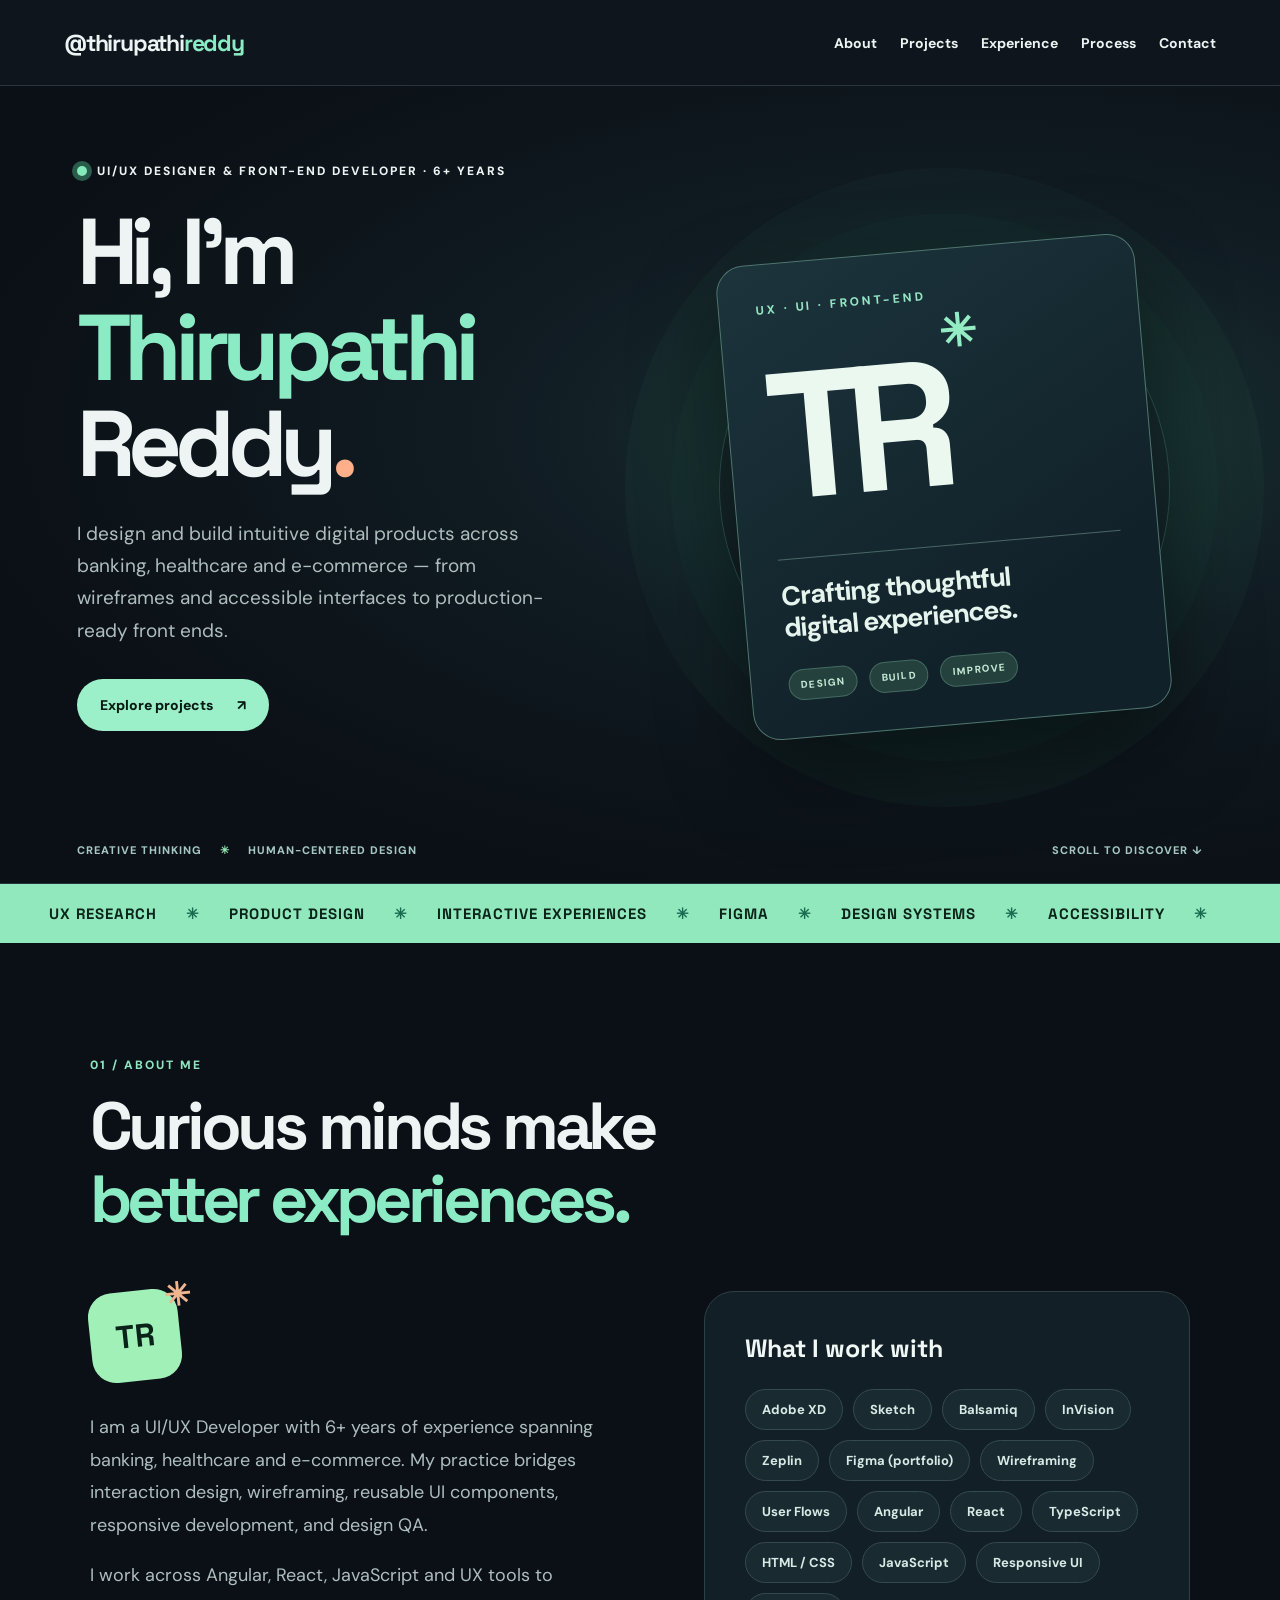
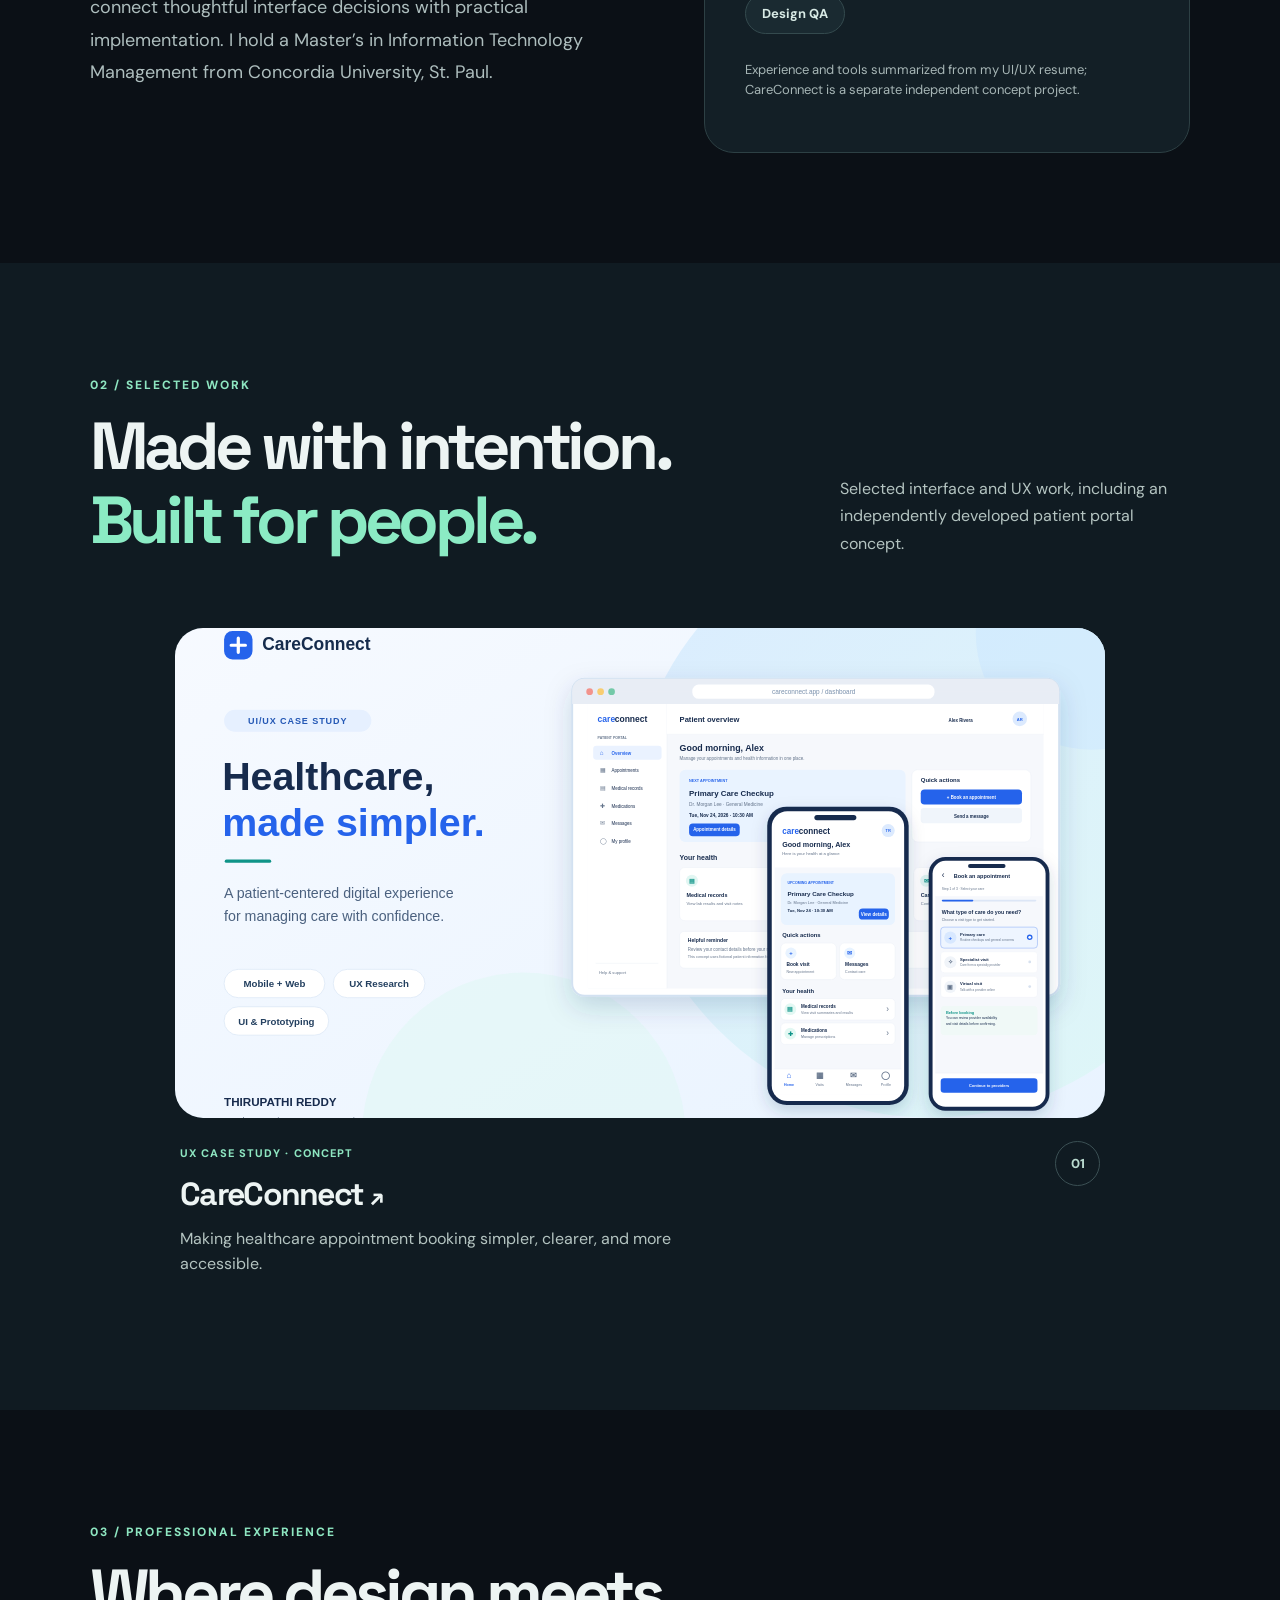
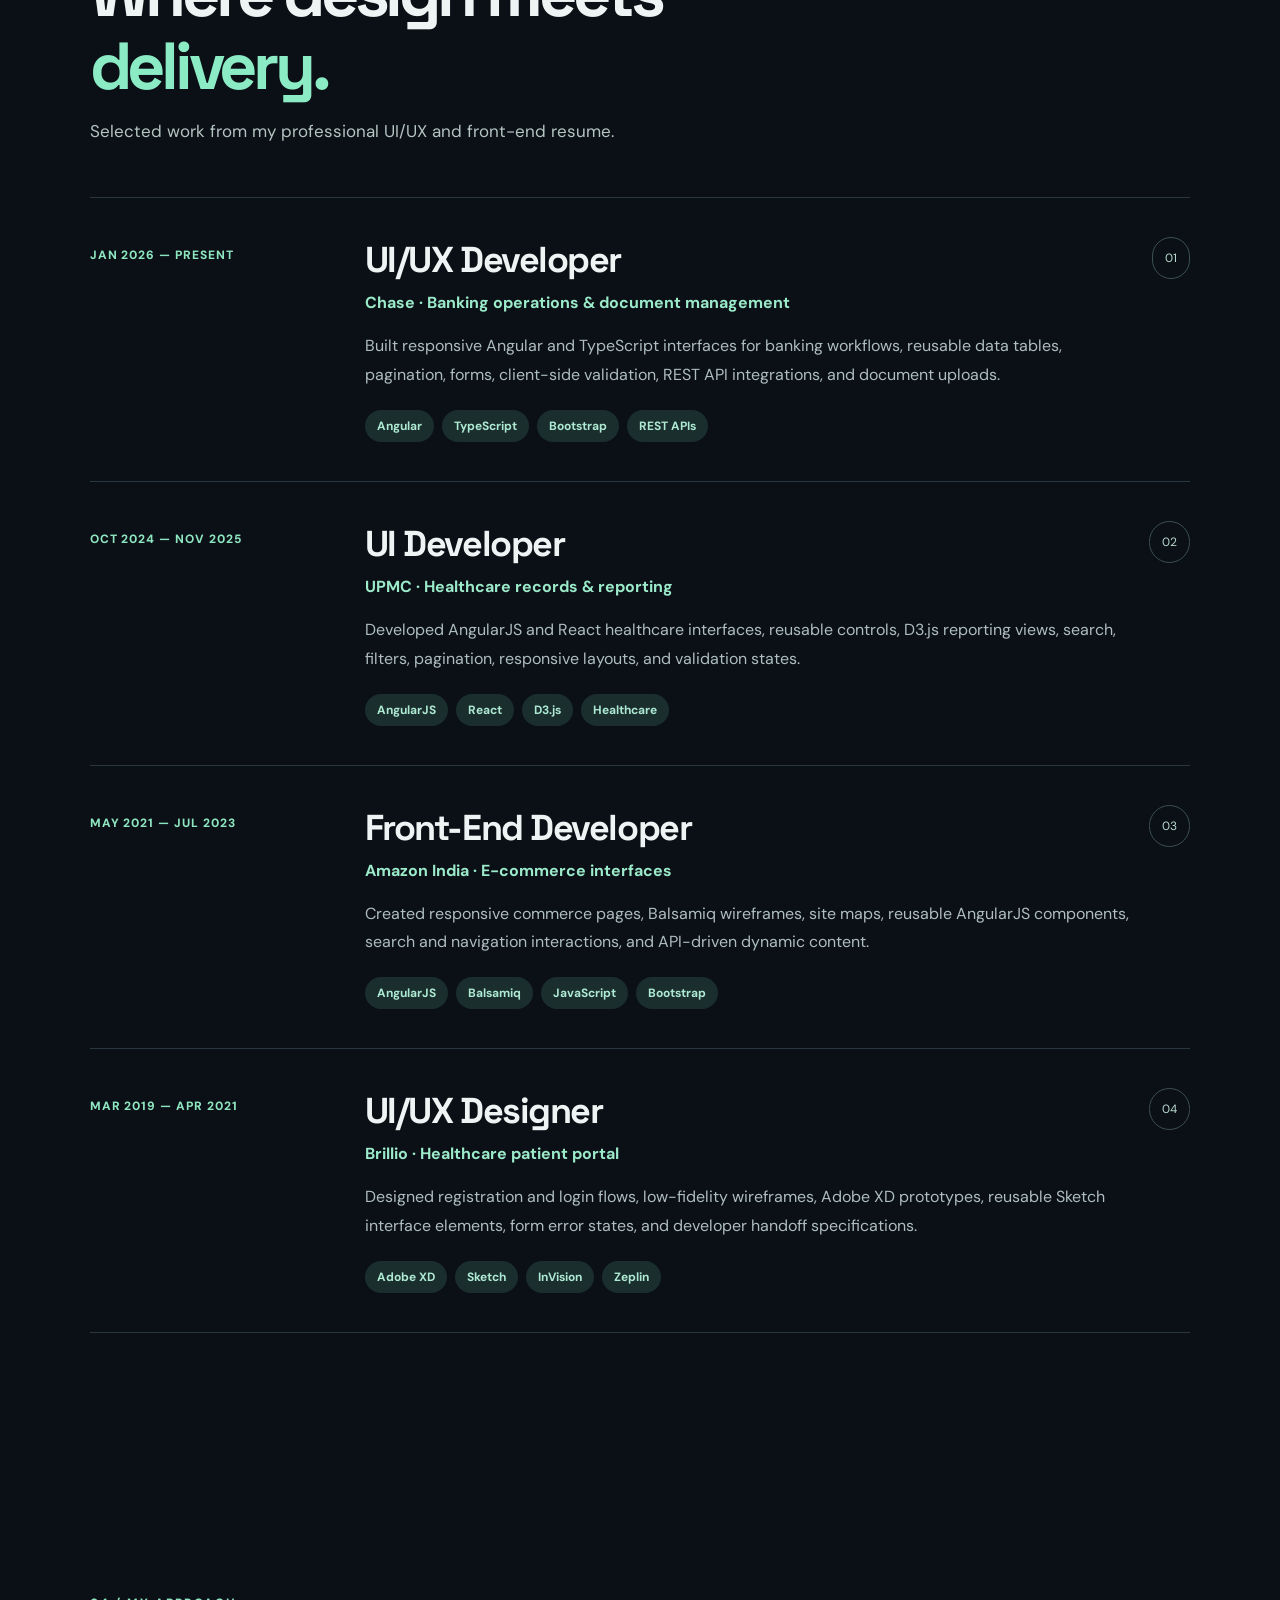
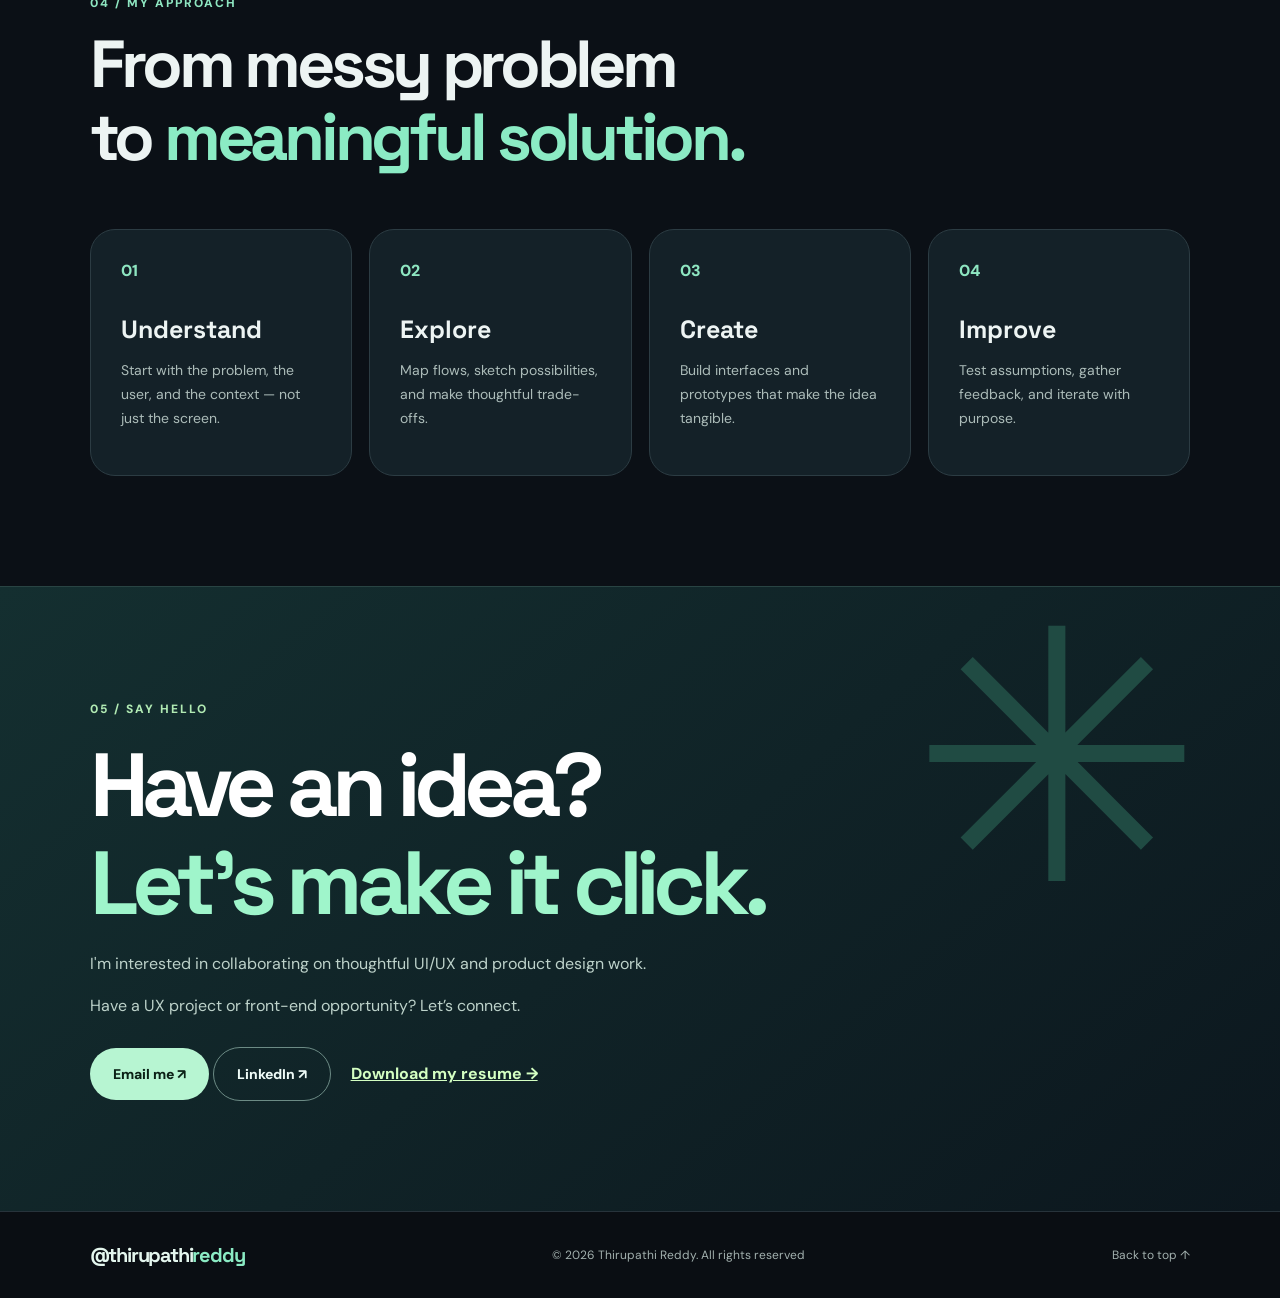
<file: index.html>
<!DOCTYPE html>
<html lang="en"><head><meta charset="utf-8"/><meta content="width=device-width, initial-scale=1" name="viewport"/><meta content="#0b1016" name="theme-color"/><meta content="Thirupathi Reddy — UI/UX Developer with 6+ years of experience across banking, healthcare and e-commerce. Explore experience and CareConnect case study." name="description"/><title>Thirupathi Reddy — UI/UX Designer</title><link href="styles.css" rel="stylesheet"/></head><body>
<a class="skip" href="#main">Skip to content</a>
<header class="site-header"><a aria-label="Thirupathi Reddy home" class="wordmark" href="#home">@thirupathi<span>reddy</span><span class="wordmark-star"></span></a><button aria-controls="primary-nav" aria-expanded="false" aria-label="Toggle navigation" class="menu-button">☰</button><nav aria-label="Main navigation" id="primary-nav"><a href="#about">About</a><a href="#projects">Projects</a><a href="#experience">Experience</a><a href="#process">Process</a><a href="#contact">Contact</a></nav></header>
<main id="main"><section class="hero" id="home"><div class="hero-inner"><div class="hero-copy"><p class="eyebrow"><span class="eyebrow-dot"></span> UI/UX DESIGNER &amp; FRONT-END DEVELOPER · 6+ YEARS</p><h1>Hi, I’m<br/><em>Thirupathi</em><br/>Reddy<span class="punct">.</span></h1><p class="hero-lead"><strong></strong>I design and build intuitive digital products across banking, healthcare and e-commerce — from wireframes and accessible interfaces to production-ready front ends.</p><div class="hero-actions"><a class="btn btn-dark" href="#projects">Explore projects <span aria-hidden="true">↗</span></a></div></div><div aria-label="Design-focused portfolio visual" class="portfolio-hero-art"><div class="hero-art-orbit"></div><div class="hero-art-label"></div><div class="hero-art-card"><span class="hero-art-overline">UX · UI · FRONT-END</span><div class="hero-art-letters">TR<span>✳</span></div><div class="hero-art-divider"></div><p>Crafting thoughtful<br/>digital experiences.</p><div class="hero-art-bottom"><span>DESIGN</span><span>BUILD</span><span>IMPROVE</span></div></div><div class="hero-art-side"></div></div></div><div class="hero-bottom"><span>CREATIVE THINKING <b>✳</b> HUMAN-CENTERED DESIGN</span><a href="#projects">SCROLL TO DISCOVER ↓</a></div></section>
<section aria-label="Design specialties" class="marquee"><div>UX RESEARCH <span>✳</span> PRODUCT DESIGN <span>✳</span> INTERACTIVE EXPERIENCES <span>✳</span> FIGMA <span>✳</span> DESIGN SYSTEMS <span>✳</span> ACCESSIBILITY <span>✳</span></div></section>
<section class="section about-section" id="about"><div class="section-heading"><span class="section-index">01 / ABOUT ME</span><h2>Curious minds make<br/><em>better experiences.</em></h2></div><div class="about-grid"><div class="about-intro"><div class="about-badge">TR<span>✳</span></div><p>I am a UI/UX Developer with 6+ years of experience spanning banking, healthcare and e-commerce. My practice bridges interaction design, wireframing, reusable UI components, responsive development, and design QA.</p><p>I work across Angular, React, JavaScript and UX tools to connect thoughtful interface decisions with practical implementation. I hold a Master’s in Information Technology Management from Concordia University, St. Paul.</p></div><div class="skills-panel"><h3>What I work with</h3><div class="tags"><span>Adobe XD</span><span>Sketch</span><span>Balsamiq</span><span>InVision</span><span>Zeplin</span><span>Figma (portfolio)</span><span>Wireframing</span><span>User Flows</span><span>Angular</span><span>React</span><span>TypeScript</span><span>HTML / CSS</span><span>JavaScript</span><span>Responsive UI</span><span>Design QA</span></div><p class="small-note">Experience and tools summarized from my UI/UX resume; CareConnect is a separate independent concept project.</p></div></div></section>
<section class="section projects-section" id="projects"><div class="section-heading split-heading"><div><span class="section-index">02 / SELECTED WORK</span><h2>Made with intention.<br/><em>Built for people.</em></h2></div><p>Selected interface and UX work, including an independently developed patient portal concept.</p></div><div class="projects-grid"><a class="project-card featured-project" href="careconnect.html"><div class="project-cover"><img alt="CareConnect patient portal desktop and mobile designs" loading="lazy" src="assets/careconnect-cover.svg"/></div><div class="project-meta"><div><span class="project-type">UX CASE STUDY · CONCEPT</span><h3>CareConnect <span aria-hidden="true">↗</span></h3><p>Making healthcare appointment booking simpler, clearer, and more accessible.</p></div><span class="project-number">01</span></div></a></div></section>
<section class="section experience-section" id="experience"><div class="section-heading"><span class="section-index">03 / PROFESSIONAL EXPERIENCE</span><h2>Where design meets<br/><em>delivery.</em></h2><p class="section-subtitle">Selected work from my professional UI/UX and front-end resume.</p></div><div class="timeline">
<article class="experience-item"><div class="job-date">JAN 2026 — PRESENT</div><div class="job-body"><div class="job-top"><div><h3>UI/UX Developer</h3><p class="job-company">Chase · Banking operations &amp; document management</p></div><span class="job-index">01</span></div><p>Built responsive Angular and TypeScript interfaces for banking workflows, reusable data tables, pagination, forms, client-side validation, REST API integrations, and document uploads.</p><div class="job-pills"><span>Angular</span><span>TypeScript</span><span>Bootstrap</span><span>REST APIs</span></div></div></article>
<article class="experience-item"><div class="job-date">OCT 2024 — NOV 2025</div><div class="job-body"><div class="job-top"><div><h3>UI Developer</h3><p class="job-company">UPMC · Healthcare records &amp; reporting</p></div><span class="job-index">02</span></div><p>Developed AngularJS and React healthcare interfaces, reusable controls, D3.js reporting views, search, filters, pagination, responsive layouts, and validation states.</p><div class="job-pills"><span>AngularJS</span><span>React</span><span>D3.js</span><span>Healthcare</span></div></div></article>
<article class="experience-item"><div class="job-date">MAY 2021 — JUL 2023</div><div class="job-body"><div class="job-top"><div><h3>Front-End Developer</h3><p class="job-company">Amazon India · E-commerce interfaces</p></div><span class="job-index">03</span></div><p>Created responsive commerce pages, Balsamiq wireframes, site maps, reusable AngularJS components, search and navigation interactions, and API-driven dynamic content.</p><div class="job-pills"><span>AngularJS</span><span>Balsamiq</span><span>JavaScript</span><span>Bootstrap</span></div></div></article>
<article class="experience-item"><div class="job-date">MAR 2019 — APR 2021</div><div class="job-body"><div class="job-top"><div><h3>UI/UX Designer</h3><p class="job-company">Brillio · Healthcare patient portal</p></div><span class="job-index">04</span></div><p>Designed registration and login flows, low-fidelity wireframes, Adobe XD prototypes, reusable Sketch interface elements, form error states, and developer handoff specifications.</p><div class="job-pills"><span>Adobe XD</span><span>Sketch</span><span>InVision</span><span>Zeplin</span></div></div></article>
</div><div class="experience-footer"></div></section><section class="section process-section" id="process"><div class="section-heading"><span class="section-index">04 / MY APPROACH</span><h2>From messy problem<br/>to <em>meaningful solution.</em></h2></div><div class="process-grid"><article><span>01</span><h3>Understand</h3><p>Start with the problem, the user, and the context — not just the screen.</p></article><article><span>02</span><h3>Explore</h3><p>Map flows, sketch possibilities, and make thoughtful trade-offs.</p></article><article><span>03</span><h3>Create</h3><p>Build interfaces and prototypes that make the idea tangible.</p></article><article><span>04</span><h3>Improve</h3><p>Test assumptions, gather feedback, and iterate with purpose.</p></article></div></section>
<section class="contact-section" id="contact"><div aria-hidden="true" class="contact-blob">✳</div><span class="section-index">05 / SAY HELLO</span><h2>Have an idea?<br/><em>Let's make it click.</em></h2><p>I'm interested in collaborating on thoughtful UI/UX and product design work.</p><p>Have a UX project or front-end opportunity? Let’s connect.</p><a class="btn btn-light" href="mailto:thirupathireddy.s003@gmail.com">Email me ↗</a> <a class="btn btn-outline" href="https://www.linkedin.com/in/s-thirupathi-reddy/" rel="noopener noreferrer" target="_blank">LinkedIn ↗</a><a class="contact-resume" download="" href="assets/UIUX.docx">Download my resume →</a></section></main><footer class="site-footer"><a class="wordmark" href="#home">@thirupathi<span>reddy</span></a><span>© 2026 Thirupathi Reddy. All rights reserved</span><a href="#home">Back to top ↑</a></footer><script defer="" src="main.js"></script></body></html>
</file>
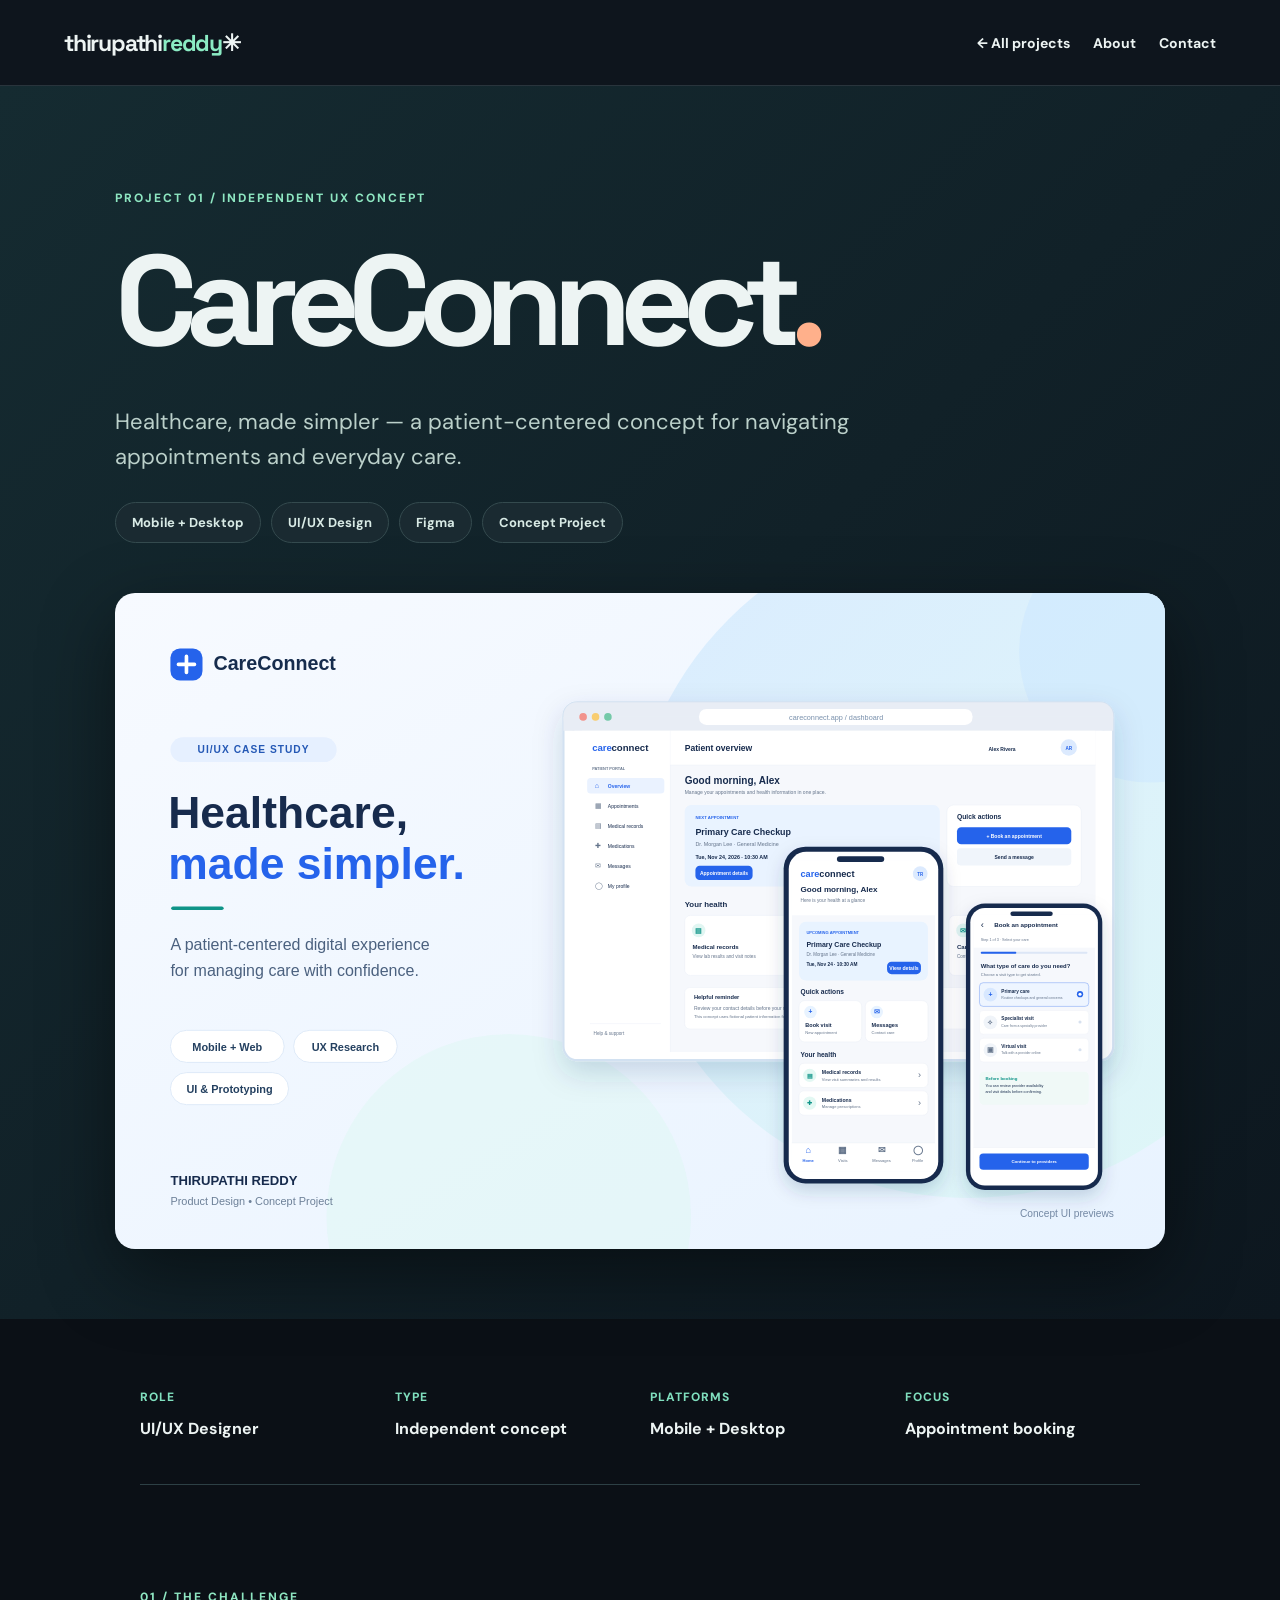
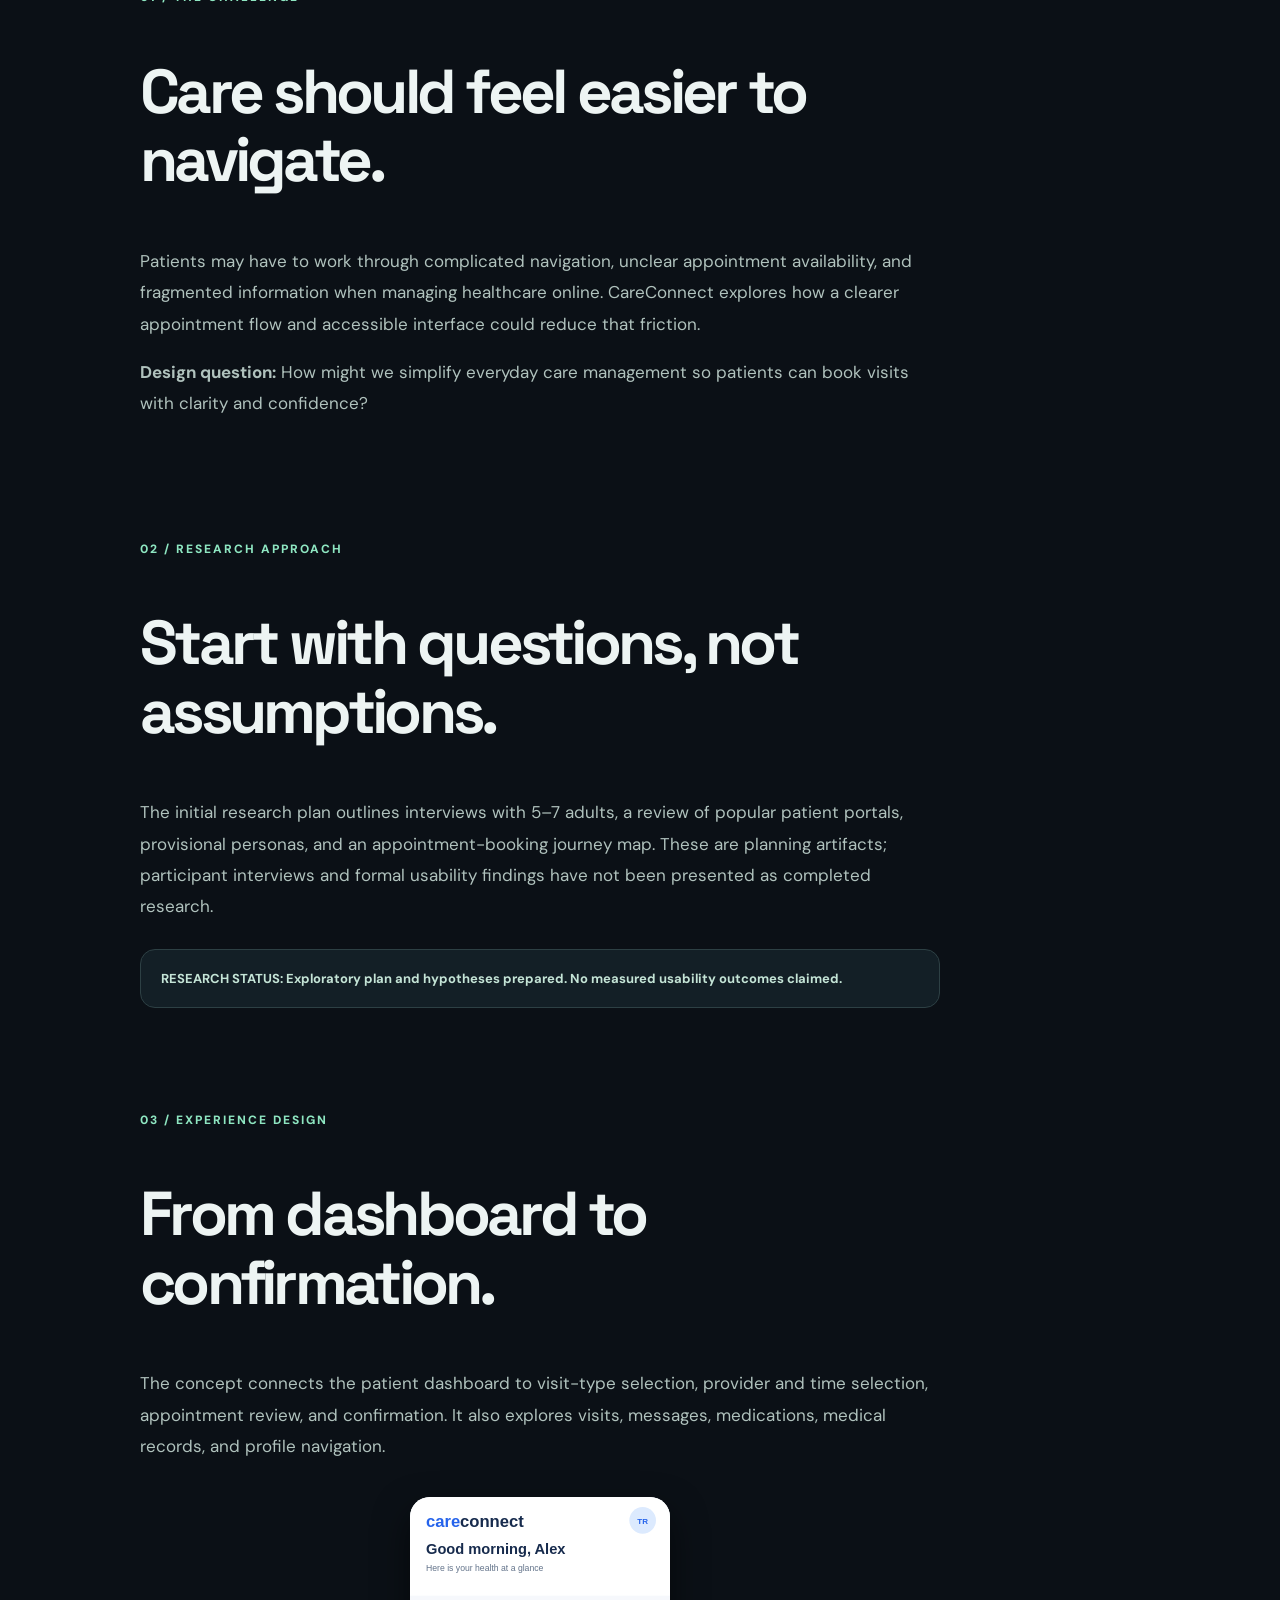
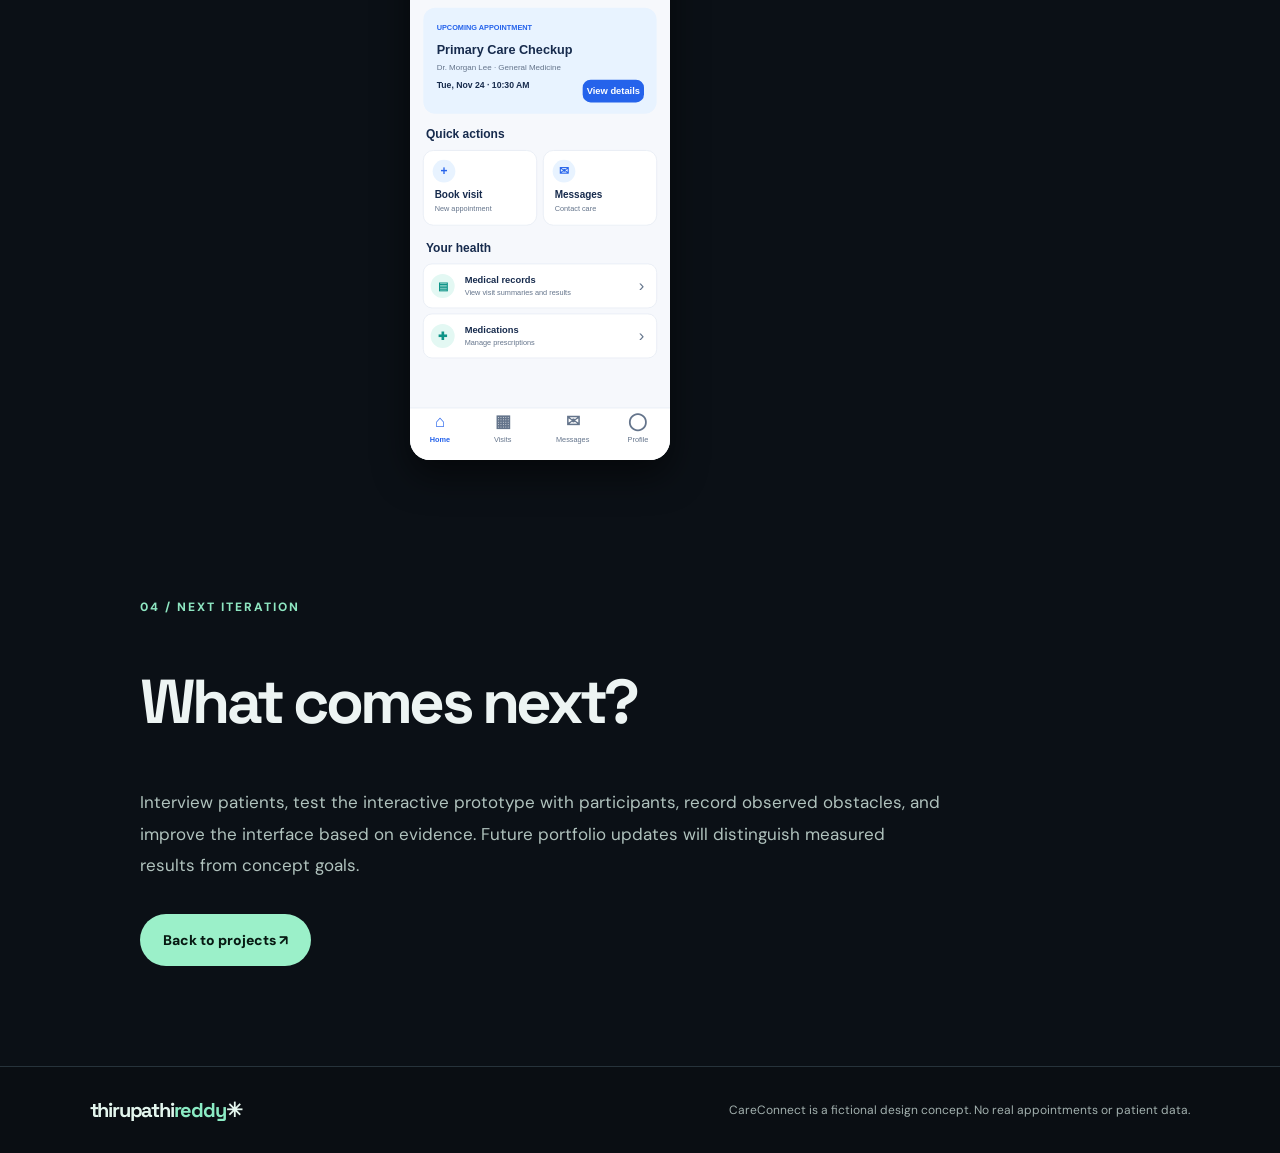
<file: careconnect.html>
<!DOCTYPE html><html lang="en"><head><meta charset="utf-8"><meta name="viewport" content="width=device-width,initial-scale=1"><meta name="description" content="CareConnect — a conceptual patient portal UX case study by Thirupathi Reddy."><title>CareConnect — UX Case Study | Thirupathi Reddy</title><link rel="stylesheet" href="styles.css"></head><body class="case-page"><header class="site-header"><a href="index.html" class="wordmark">thirupathi<span>reddy</span>✳</a><nav aria-label="Main navigation"><a href="index.html#projects">← All projects</a><a href="index.html#about">About</a><a href="index.html#contact">Contact</a></nav></header><main><section class="case-hero"><span class="section-index">PROJECT 01 / INDEPENDENT UX CONCEPT</span><h1>CareConnect<span class="punct">.</span></h1><p>Healthcare, made simpler — a patient-centered concept for navigating appointments and everyday care.</p><div class="case-chips"><span>Mobile + Desktop</span><span>UI/UX Design</span><span>Figma</span><span>Concept Project</span></div><img src="assets/careconnect-cover.svg" alt="CareConnect visual case study cover with mobile and desktop UI" class="case-hero-img"></section><section class="case-content"><div class="case-facts"><div><span>ROLE</span><strong>UI/UX Designer</strong></div><div><span>TYPE</span><strong>Independent concept</strong></div><div><span>PLATFORMS</span><strong>Mobile + Desktop</strong></div><div><span>FOCUS</span><strong>Appointment booking</strong></div></div><div class="case-text"><span class="section-index">01 / THE CHALLENGE</span><h2>Care should feel easier to navigate.</h2><p>Patients may have to work through complicated navigation, unclear appointment availability, and fragmented information when managing healthcare online. CareConnect explores how a clearer appointment flow and accessible interface could reduce that friction.</p><p><strong>Design question:</strong> How might we simplify everyday care management so patients can book visits with clarity and confidence?</p></div><div class="case-text"><span class="section-index">02 / RESEARCH APPROACH</span><h2>Start with questions, not assumptions.</h2><p>The initial research plan outlines interviews with 5–7 adults, a review of popular patient portals, provisional personas, and an appointment-booking journey map. These are planning artifacts; participant interviews and formal usability findings have not been presented as completed research.</p><div class="research-status">RESEARCH STATUS: Exploratory plan and hypotheses prepared. No measured usability outcomes claimed.</div></div><div class="case-text"><span class="section-index">03 / EXPERIENCE DESIGN</span><h2>From dashboard to confirmation.</h2><p>The concept connects the patient dashboard to visit-type selection, provider and time selection, appointment review, and confirmation. It also explores visits, messages, medications, medical records, and profile navigation.</p><img class="case-phone-img" src="assets/careconnect-mobile.svg" alt="CareConnect mobile dashboard screen"></div><div class="case-text"><span class="section-index">04 / NEXT ITERATION</span><h2>What comes next?</h2><p>Interview patients, test the interactive prototype with participants, record observed obstacles, and improve the interface based on evidence. Future portfolio updates will distinguish measured results from concept goals.</p><a href="index.html#projects" class="btn btn-dark">Back to projects ↗</a></div></section></main><footer class="site-footer"><a href="index.html" class="wordmark">thirupathi<span>reddy</span>✳</a><span>CareConnect is a fictional design concept. No real appointments or patient data.</span></footer></body></html>
</file>
<file: styles.css>
@import url('https://fonts.googleapis.com/css2?family=DM+Sans:wght@400;500;600;700;800&family=Space+Grotesk:wght@400;500;600;700&display=swap');
:root{--ink:#15251f;--muted:#56665e;--yellow:#fff0a8;--lime:#c9ff75;--green:#139b71;--cream:#fffdf6;--border:#dee6df}*{box-sizing:border-box}html{scroll-behavior:smooth}body{margin:0;background:var(--cream);color:var(--ink);font-family:'DM Sans',sans-serif}a{color:inherit;text-decoration:none}button{font:inherit}a:focus-visible,button:focus-visible{outline:3px solid #147e5d;outline-offset:4px}.skip{position:absolute;left:-999px;top:15px;background:#fff;padding:12px;z-index:99}.skip:focus{left:15px}.site-header{height:86px;padding:0 clamp(20px,5vw,90px);display:flex;align-items:center;gap:36px;justify-content:space-between;background:#fff9d8;position:relative;z-index:5;border-bottom:1px solid #ebdfa6}.wordmark{font-family:'Space Grotesk',sans-serif;font-weight:700;font-size:23px;letter-spacing:-1.2px;white-space:nowrap}.wordmark>span:first-child{color:var(--green)}.wordmark-star{color:#ee7059;padding-left:5px}.site-header nav{display:flex;gap:32px;font-size:14px;font-weight:700}.site-header nav a:hover{color:var(--green)}.header-cta{border:1.5px solid var(--ink);border-radius:100px;padding:12px 20px;font-size:13px;font-weight:800;white-space:nowrap}.header-cta:hover{background:var(--ink);color:white}.menu-button{display:none;background:none;border:0;font-size:26px}.hero{background:var(--yellow);overflow:hidden;position:relative}.hero-inner{min-height:690px;max-width:1600px;padding:65px clamp(20px,6vw,100px) 20px;margin:auto;display:grid;grid-template-columns:49% 51%;align-items:center}.hero-copy{position:relative;z-index:2;padding-bottom:60px}.eyebrow,.section-index{font-weight:800;font-size:12px;letter-spacing:2px}.eyebrow{display:flex;align-items:center;gap:10px}.eyebrow-dot{height:10px;width:10px;background:var(--green);border-radius:50%;box-shadow:0 0 0 5px #b7eeb5}.hero h1,h2,h3{font-family:'Space Grotesk',sans-serif}.hero h1{font-size:clamp(55px,6.7vw,104px);letter-spacing:-.079em;line-height:1.03;margin:25px 0}.hero h1 em,.section h2 em,.contact-section h2 em{font-style:normal;color:var(--green)}.punct{color:#e8785b}.hero-lead{max-width:480px;font-size:19px;line-height:1.7;color:#455348}.hero-actions{display:flex;gap:12px;margin:32px 0}.btn{display:inline-flex;align-items:center;gap:24px;justify-content:space-between;font-size:14px;font-weight:800;border-radius:100px;padding:17px 23px;transition:transform .2s,background .2s}.btn:hover{transform:translateY(-3px)}.btn-dark{background:var(--ink);color:white}.btn-outline{background:transparent;border:1.5px solid var(--ink)}.btn-light{background:white;color:var(--ink)}.mouse-hint{font-size:13px;font-weight:700;display:flex;gap:10px;align-items:center;margin-top:52px}.mouse-hint span{font-size:24px}.hero-visual{min-height:625px;height:100%;position:relative;isolation:isolate}.hero-glow{position:absolute;width:90%;aspect-ratio:1;border-radius:50%;background:radial-gradient(circle at 50% 45%,#fff9dc 0%,#ffdc7b 55%,#ffd26d 77%,transparent 78%);top:3%;left:6%;z-index:-1}.dragon-webgl-canvas{display:block;width:100%;height:100%}#dragon-stage{position:absolute;inset:0;z-index:1}#dragon-stage canvas{width:100%;height:100%;display:block}.dragon-error{position:absolute;top:48%;width:100%;text-align:center;color:#6d5236}.dragon-label{position:absolute;top:14%;right:2%;border-radius:80px;background:white;padding:16px 21px;font-weight:800;font-size:13px;transform:rotate(7deg);box-shadow:0 10px 25px #70592b16}.dragon-label span{color:var(--green)}.dragon-bubble{position:absolute;bottom:16%;left:0;background:var(--lime);font-weight:800;transform:rotate(-8deg);border:2px solid var(--ink);border-radius:80px;padding:14px 22px;font-size:16px}.starburst{position:absolute;font-size:50px;color:#f28068}.starburst-one{left:3%;top:15%}.starburst-two{right:4%;bottom:25%;font-size:35px}.hero-bottom{max-width:1600px;margin:auto;padding:0 clamp(20px,6vw,100px) 26px;display:flex;justify-content:space-between;font-size:11px;font-weight:800;letter-spacing:1px}.hero-bottom b{color:#e67862;margin:0 14px}.marquee{background:var(--ink);color:#d7f8b2;overflow:hidden;padding:20px 0;font-weight:800;font-family:'Space Grotesk';font-size:15px;white-space:nowrap;letter-spacing:1px}.marquee div{width:max-content;margin:auto}.marquee span{color:#f2b974;margin:0 24px}.section{padding:110px clamp(20px,7vw,112px);max-width:1600px;margin:auto}.section-heading{margin-bottom:55px}.section-index{color:#388b6b}.section h2{font-size:clamp(40px,5.2vw,74px);letter-spacing:-.064em;line-height:1.1;margin:16px 0}.about-grid{display:grid;grid-template-columns:1.1fr 1fr;gap:80px}.about-intro p{max-width:620px;line-height:1.8;font-size:18px;color:#526059}.about-badge{width:90px;height:90px;border-radius:24px;background:var(--lime);display:flex;justify-content:center;align-items:center;font-family:'Space Grotesk';font-size:32px;font-weight:700;transform:rotate(-6deg);position:relative;margin-bottom:30px}.about-badge span{position:absolute;top:-12px;right:-15px;color:#ef8f6b}.skills-panel{background:#f0f8ef;border:1px solid var(--border);padding:40px;border-radius:30px}.skills-panel h3{font-size:25px;margin-top:0}.tags,.case-chips{display:flex;flex-wrap:wrap;gap:10px}.tags span,.case-chips span{border:1px solid #cdded0;border-radius:100px;background:white;padding:11px 16px;font-size:13px;font-weight:700}.small-note{font-size:13px;color:var(--muted);line-height:1.5;margin-top:26px}.projects-section{max-width:none;background:#f5f9f2}.projects-section>.section-heading,.projects-grid{max-width:1380px;margin-left:auto;margin-right:auto}.split-heading{display:flex;align-items:end;justify-content:space-between;gap:60px}.split-heading p{max-width:350px;line-height:1.7;color:var(--muted)}.projects-grid{display:grid;grid-template-columns:1.3fr 1fr;gap:28px}.project-card{min-width:0}.project-cover,.experiment-art{height:400px;border-radius:28px;overflow:hidden;display:flex;align-items:center;justify-content:center;position:relative;transition:transform .25s}.project-card:hover .project-cover,.project-card:hover .experiment-art{transform:translateY(-5px)}.project-cover{background:#dceeff}.project-cover img{width:100%;height:100%;object-fit:cover}.experiment-art{background:#bff3a3}.experiment-sun{position:absolute;font-size:280px;color:#d4f5bd;top:-100px;right:-40px}.experiment-face{width:210px;height:215px;background:#18b980;border-radius:48% 48% 44% 44%;border:9px solid #0b976c;transform:rotate(-9deg);display:flex;justify-content:center;align-items:center;gap:25px;position:relative;box-shadow:20px 25px 0 #91dba4}.experiment-face .eye{height:60px;width:52px;border-radius:50%;background:white;position:relative}.experiment-face .eye:after{content:'';height:25px;width:22px;position:absolute;top:22px;left:18px;border-radius:50%;background:#17251e}.experiment-face .smile{position:absolute;width:65px;height:30px;border-bottom:5px solid #153728;border-radius:50%;top:128px}.experiment-word{position:absolute;bottom:32px;right:30px;font-size:35px;font-weight:800;transform:rotate(-10deg)}.project-meta{display:flex;justify-content:space-between;gap:16px;padding:23px 5px}.project-type{font-size:11px;font-weight:800;letter-spacing:1.1px;color:var(--green)}.project-meta h3{font-size:32px;letter-spacing:-1.7px;margin:12px 0}.project-meta h3 span{font-size:23px}.project-meta p{color:var(--muted);line-height:1.6;margin:0;max-width:570px}.project-number{border-radius:100px;border:1px solid var(--border);height:45px;width:45px;display:grid;place-items:center;font-weight:800;font-size:13px;flex-shrink:0}.process-grid{display:grid;grid-template-columns:repeat(4,1fr);gap:17px}.process-grid article{background:#fff9df;border:1px solid #eee6bf;border-radius:25px;padding:30px;min-height:215px}.process-grid article>span{font-weight:800;color:#149a71}.process-grid h3{font-size:25px;margin:32px 0 9px}.process-grid p{color:#617067;font-size:14px;line-height:1.7}.contact-section{position:relative;background:#1a3328;color:#fff;padding:110px clamp(20px,7vw,112px);overflow:hidden}.contact-section .section-index{color:#b1eab3}.contact-section h2{font-family:'Space Grotesk';font-size:clamp(50px,7vw,100px);letter-spacing:-.075em;line-height:1.1;margin:18px 0}.contact-section h2 em{color:#c6fa7f}.contact-section p{max-width:580px;line-height:1.65;color:#c7dad0}.contact-blob{position:absolute;right:6%;top:0;font-size:350px;color:#375848;line-height:1}.contact-note{font-size:12px}.contact-section .btn{position:relative;z-index:1;margin-top:12px}.site-footer{display:flex;justify-content:space-between;align-items:center;gap:25px;padding:30px clamp(20px,7vw,112px);font-size:12px;color:#627064}.site-footer .wordmark{font-size:20px;color:var(--ink)}.case-page{background:#fffdf6}.case-hero{background:#fff0b5;padding:100px clamp(20px,9vw,150px) 70px}.case-hero h1{font-family:'Space Grotesk';font-size:clamp(65px,10vw,138px);letter-spacing:-.09em;margin:12px 0}.case-hero>p{font-size:22px;max-width:760px;line-height:1.6}.case-hero-img{display:block;width:100%;max-width:1100px;margin:50px auto 0;border-radius:20px;box-shadow:0 25px 75px #433d2623}.case-chips{margin-top:28px}.case-content{max-width:1050px;margin:auto;padding:70px 25px 100px}.case-facts{display:grid;grid-template-columns:repeat(4,1fr);border-bottom:1px solid var(--border);padding-bottom:45px;gap:20px}.case-facts div{display:flex;flex-direction:column;gap:13px}.case-facts span{color:var(--green);font-size:12px;font-weight:800;letter-spacing:1px}.case-facts strong{font-size:16px}.case-text{padding-top:100px;max-width:800px}.case-text h2{font-size:clamp(36px,5vw,62px);letter-spacing:-.06em;line-height:1.1}.case-text p{color:var(--muted);font-size:17px;line-height:1.85}.case-text .btn{margin-top:15px}.research-status{margin-top:26px;border:1px solid #c9d7cb;background:#f0f8ef;padding:20px;border-radius:15px;font-size:13px;font-weight:700}.case-phone-img{width:260px;max-width:100%;display:block;margin:35px auto;background:#eff6fc;border-radius:20px;box-shadow:0 15px 35px #103e2320}@media(max-width:1100px){.hero-inner{grid-template-columns:51% 49%;min-height:610px}.hero h1{font-size:clamp(51px,6vw,80px)}.hero-visual{min-height:560px}.about-grid{gap:35px}.process-grid{grid-template-columns:repeat(2,1fr)}}@media(max-width:760px){.site-header{height:72px;padding:0 20px;gap:12px}.wordmark{font-size:20px}.menu-button{display:block;order:2}.header-cta{display:none}.site-header nav{display:none;position:absolute;top:72px;left:0;right:0;background:#fff9d8;padding:25px;flex-direction:column;box-shadow:0 10px 30px #0002}.site-header nav.is-open{display:flex}.hero-inner{padding:45px 23px 0;display:flex;flex-direction:column;min-height:0}.hero-copy{padding-bottom:0}.hero h1{font-size:clamp(54px,11vw,83px);margin:25px 0 15px}.hero-lead{font-size:16px}.hero-actions{flex-wrap:wrap}.mouse-hint{margin-top:25px}.hero-visual{width:100%;height:500px;min-height:500px}.hero-glow{top:1%;left:0;width:100%}.dragon-label{top:10%;right:-5%;font-size:10px}.dragon-bubble{bottom:12%;font-size:12px}.hero-bottom{font-size:10px;padding:0 20px 20px}.hero-bottom>a{display:none}.section{padding:75px 22px}.about-grid,.projects-grid{grid-template-columns:1fr}.split-heading{display:block}.projects-grid{gap:35px}.project-cover,.experiment-art{height:280px}.process-grid{grid-template-columns:1fr 1fr}.process-grid article{padding:20px;min-height:185px}.process-grid h3{font-size:21px}.contact-section{padding:80px 22px}.contact-blob{font-size:160px;right:-20px}.site-footer{flex-direction:column;align-items:flex-start}.case-hero{padding:75px 22px 55px}.case-hero>p{font-size:18px}.case-facts{grid-template-columns:1fr 1fr}.case-text{padding-top:60px}}@media(max-width:420px){.hero-visual{height:410px;min-height:410px}.btn{padding:15px 16px;font-size:12px}.process-grid{grid-template-columns:1fr}.hero-bottom span{font-size:9px}.eyebrow{font-size:10px}.dragon-label{display:none}}@media(prefers-reduced-motion:reduce){html{scroll-behavior:auto}.btn,.project-cover,.experiment-art{transition:none}}

/* Portfolio rebuild */
.site-header nav{gap:23px}.hero .hero-copy h1{font-size:clamp(64px,7.3vw,112px)}.hero-visual{overflow:hidden}.dragon-fallback{position:absolute;inset:3% 4% 4%;display:grid;place-items:center;z-index:0;transition:opacity .5s ease}.dragon-fallback svg{width:min(100%,560px);height:100%;filter:drop-shadow(0 26px 28px #368d6d33);animation:dragon-bob 4s ease-in-out infinite}.dragon-fallback.rendered{opacity:0;pointer-events:none}.dragon-fallback #fallback-dragon-head{transform-origin:240px 260px;transition:transform .13s ease-out}.dragon-fallback.blink #pupil-left,.dragon-fallback.blink #pupil-right{transform:scaleY(.12);transform-box:fill-box;transform-origin:center}.dragon-status{position:absolute;bottom:7%;left:10%;font-size:11px;color:#365948;z-index:2}@keyframes dragon-bob{0%,100%{transform:translateY(0)}50%{transform:translateY(-10px)}}
.projects-grid{grid-template-columns:minmax(0,1fr);max-width:930px}.project-cover{height:490px}.about-intro .btn{margin-top:12px}.section-subtitle{font-size:17px;color:var(--muted)}.experience-section{background:#fffefa}.timeline{border-top:1px solid #dbe4d6}.experience-item{display:grid;grid-template-columns:240px 1fr;border-bottom:1px solid #dbe4d6;padding:39px 0;gap:35px}.job-date{font-size:12px;color:#427860;letter-spacing:.08em;font-weight:800;padding-top:10px}.job-top{display:flex;justify-content:space-between}.job-top h3{font-size:clamp(24px,3vw,36px);letter-spacing:-.04em;margin:0}.job-company{font-weight:700;color:#208365;margin:9px 0 14px}.job-body>p{max-width:770px;color:#53635a;line-height:1.8;margin:5px 0 20px}.job-index{border:1px solid #c9d7cb;border-radius:100px;padding:12px;height:max-content;font-size:12px}.job-pills{display:flex;flex-wrap:wrap;gap:8px}.job-pills span{background:#eef7ec;padding:8px 12px;border-radius:100px;font-size:12px;font-weight:700}.experience-footer{display:flex;gap:15px;flex-wrap:wrap;margin-top:38px}.contact-resume{display:inline-block;color:#d4ffc2;margin-left:20px;font-weight:700;text-decoration:underline}.resume-page{max-width:980px;margin:0 auto;padding:50px 24px 100px}.resume-page h1{font-size:clamp(42px,6vw,72px);letter-spacing:-.06em;margin-bottom:8px}.resume-page h2{border-bottom:1px solid #ccd9ce;padding-bottom:10px;margin-top:45px}.resume-page p,.resume-page li{line-height:1.7;color:#405548}.resume-page .resume-role{background:#fff9dd;padding:20px 25px;margin:25px 0;border-radius:16px}.resume-actions{display:flex;gap:12px;flex-wrap:wrap}.resume-actions button{border:0;cursor:pointer}.resume-page .resume-contact{display:flex;gap:16px;flex-wrap:wrap}.resume-page .resume-contact a{text-decoration:underline}@media(max-width:760px){.experience-item{grid-template-columns:1fr;gap:12px}.job-date{padding:0}.project-cover{height:300px}.hero .hero-copy h1{font-size:clamp(52px,12vw,82px)}}@media print{.site-header,.site-footer,.resume-actions{display:none!important}.resume-page{max-width:100%;padding:0}.resume-page h1{font-size:32px}.resume-page .resume-role{break-inside:avoid;background:transparent;border-bottom:1px solid #ddd}.resume-page p,.resume-page li{font-size:11px;line-height:1.4}}


/* DARK PREMIUM THEME — portfolio-first, dragon only in hero */
:root{--ink:#edf4f3;--muted:#a7b6b6;--yellow:#10171d;--lime:#b4e9a3;--green:#80dfbe;--cream:#0b1016;--border:#293740}
body,.case-page{background:#0b1016;color:#edf4f3}
a:focus-visible,button:focus-visible{outline-color:#a6f2ca}
.site-header{background:#0e151d;border-bottom:1px solid #29343c;position:relative}
.site-header nav a:hover,.wordmark>span:first-child{color:#8bebc4}
.header-cta{border-color:#87dfb6;color:#d4ffe9}
.header-cta:hover{background:#8bebc4;color:#071711}
.hero{background:radial-gradient(ellipse at 76% 43%,#1c3636 0%,#101b22 35%,#0b1016 74%);border-bottom:1px solid #233640}
.hero h1 em,.section h2 em{color:#8bebc4}
.punct,.wordmark-star{color:#ffb08b}
.hero-lead,.about-intro p,.job-body>p,.resume-page p,.resume-page li{color:#aebebe}
.eyebrow-dot{background:#86ebba;box-shadow:0 0 0 5px #2a5c4c}
.btn-dark{background:#9bf0c9;color:#071912}
.btn-dark:hover{background:#c0ffdf}
.btn-outline{border-color:#6c8b85;color:#eefbf7}
.btn-outline:hover{background:#1c3336}
.btn-light{background:#b7f5d2;color:#0b2116}
.hero-glow{background:radial-gradient(circle at 50% 47%,#254f4a 0%,#1b3937 40%,#142229 69%,transparent 74%)}
.hero-bottom{color:#a5c7c1}.hero-bottom b,.starburst{color:#94e9b5}
.mouse-hint{color:#b4d1c6}.dragon-fallback svg{filter:drop-shadow(0 30px 42px #0008)}
.dragon-status{color:#bcddd1}
.marquee{background:#91e8bd;color:#0a2419}.marquee span{color:#1a6b51}
.section-index,.job-date,.project-type{color:#8ee6c1}
.skills-panel,.research-status{background:#131f26;border-color:#2d4044}
.skills-panel h3{color:#f0f8f5}
.tags span,.case-chips span{background:#1a2a31;border:1px solid #344a4e;color:#d8eae5}
.about-badge{background:#a0f0b8;color:#09231a}.about-badge span{color:#efb58e}
.projects-section{background:#101b22}.project-cover{background:#132936}
.split-heading p,.project-meta p,.section-subtitle{color:#b4c4c1}
.project-number,.job-index{border-color:#3b5054;color:#b9dacf}
.experience-section{background:#0b1016}
.timeline,.experience-item{border-color:#293740}
.job-company{color:#9beaca}.job-pills span{background:#1a2e2e;color:#aeead2}
.process-grid article{background:#142128;border-color:#2c3c43}
.process-grid article>span{color:#8ee6c1}
.process-grid p{color:#acbcb9}
.contact-section{background:linear-gradient(140deg,#142f30,#0c171e);border-top:1px solid #294443}
.contact-blob{color:#204b43}.contact-section p{color:#bdd2ca}
.contact-section h2 em{color:#9ff5cb}
.site-footer{background:#0a0e13;color:#a2b0ae;border-top:1px solid #27333b}
.site-footer .wordmark{color:#e4f6ee}
.case-hero{background:linear-gradient(135deg,#152b31,#0d171f)}
.case-hero>p{color:#bbd0ca}
.case-hero-img{box-shadow:0 25px 75px #0007}
.case-facts{border-color:#2d4045}.case-text p{color:#b0c2bd}
.research-status{color:#c4e4d6}
.case-phone-img{background:#1b2d35;box-shadow:0 15px 35px #0008}
.resume-page h2{border-color:#33464c}.resume-page .resume-role{background:#15232b}
.resume-page .resume-contact a{color:#96e6c8}
@media(max-width:760px){.site-header nav{background:#111d25;box-shadow:0 10px 30px #0008}}
@media print{body,.resume-page{background:white!important;color:#15251f!important}.resume-page p,.resume-page li{color:#333!important}.resume-page .resume-role{background:white!important}}

/* Dragon-free, portfolio-first hero */
.hero-inner{grid-template-columns:54% 46%;gap:0}
.portfolio-hero-art{width:100%;min-height:590px;display:grid;place-items:center;position:relative;isolation:isolate;padding:42px}
.hero-art-orbit{position:absolute;width:87%;aspect-ratio:1;border:1px solid #4f96836b;border-radius:50%;box-shadow:0 0 0 48px #1c55431a,0 0 0 94px #2f7a5b10;transform:rotate(-18deg)}
.hero-art-card{width:min(100%,420px);min-height:430px;padding:37px;background:linear-gradient(150deg,#1c343c,#112129 75%);border:1px solid #4f756e;border-radius:28px;box-shadow:0 35px 90px #0007;position:relative;transform:rotate(-5deg);display:flex;flex-direction:column;z-index:1}
.hero-art-label{position:absolute;right:0;top:40px;font-size:10px;letter-spacing:.22em;color:#c2dccf;font-weight:700}
.hero-art-overline{font-size:12px;letter-spacing:.24em;font-weight:800;color:#95e5c3}
.hero-art-letters{font-family:'Space Grotesk',sans-serif;font-size:clamp(124px,14vw,208px);letter-spacing:-.14em;font-weight:800;line-height:1.35;color:#eaf8ef}
.hero-art-letters span{color:#93ecc3;font-size:45px;vertical-align:top;letter-spacing:0;padding-left:12px}
.hero-art-divider{height:1px;background:#4a6665;width:100%;margin:0 0 20px}
.hero-art-card p{font-size:27px;line-height:1.2;letter-spacing:-.035em;font-weight:700;margin:0 0 25px;color:#e5f4ed}
.hero-art-bottom{display:flex;gap:12px;flex-wrap:wrap;margin-top:auto}.hero-art-bottom span{font-size:10px;letter-spacing:.13em;background:#25413d;border:1px solid #456b61;border-radius:30px;padding:8px 11px;color:#c4ead5;font-weight:800}
.hero-art-side{position:absolute;left:2px;bottom:27px;font-size:11px;letter-spacing:.17em;color:#a9c6bb}
@media(max-width:1100px){.hero-inner{grid-template-columns:52% 48%}.portfolio-hero-art{min-height:500px;padding:20px}.hero-art-card{min-height:370px;padding:25px}.hero-art-letters{font-size:125px}}
@media(max-width:760px){.hero-inner{display:flex;flex-direction:column}.portfolio-hero-art{min-height:460px;width:100%;padding:35px 28px}.hero-art-card{min-height:345px;max-width:340px}.hero-art-letters{font-size:140px}.hero-art-label{top:12px}.hero-art-side{bottom:8px;left:20px}}
</file>
